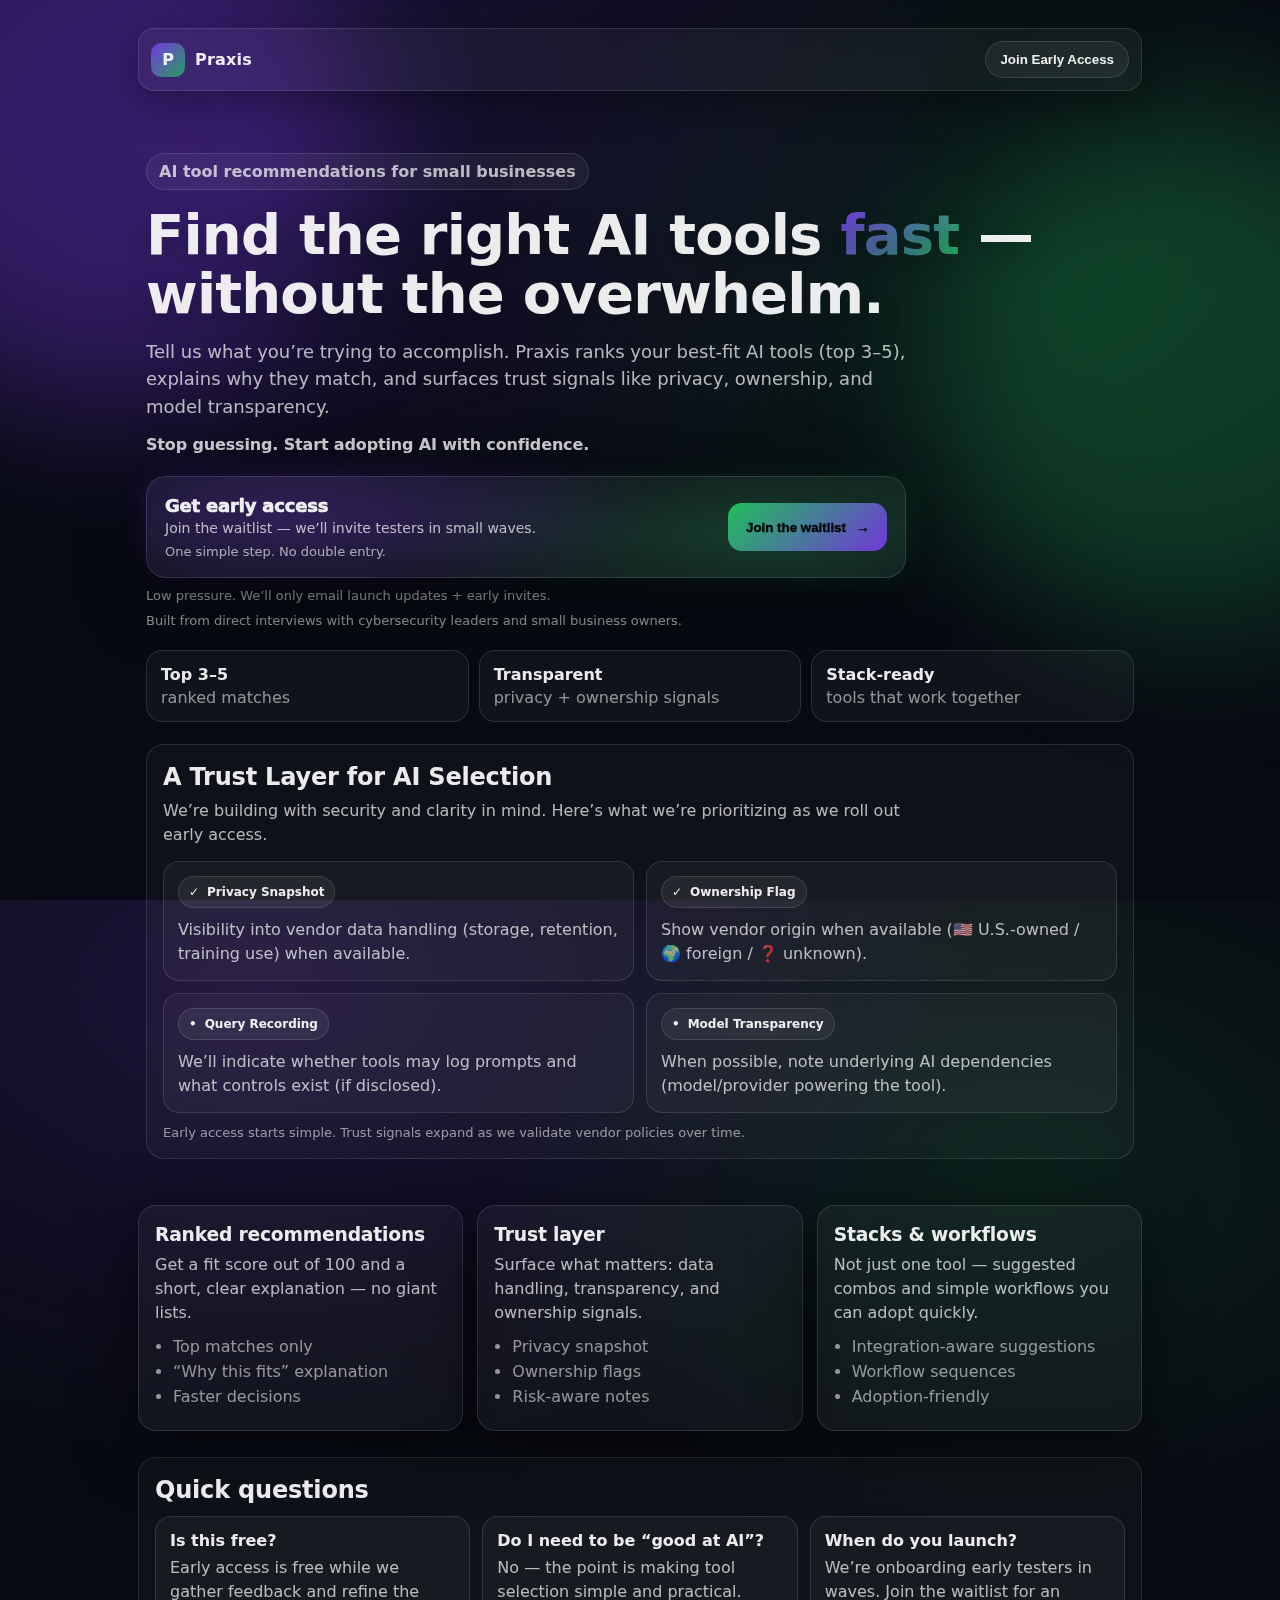
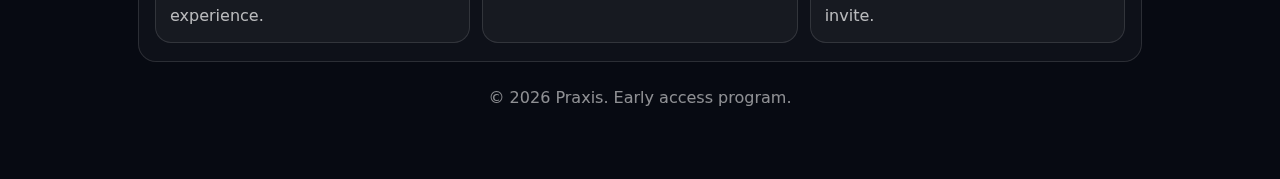
<file: index.html>
<!DOCTYPE html>
<html lang="en">
<head>
  <meta charset="UTF-8" />
  <meta name="viewport" content="width=device-width, initial-scale=1.0"/>
  <title>Praxis — Early Access</title>
  <link rel="stylesheet" href="styles.css" />
</head>
<body>

  <!-- Background accents -->
  <div class="bg-orb orb-1"></div>
  <div class="bg-orb orb-2"></div>

  <main class="wrap">

    <!-- Top bar -->
    <header class="topbar">
      <div class="brand">
        <div class="logo">P</div>
        <span class="brand-name">Praxis</span>
      </div>
      <button class="pill" id="openBeehiivTop">Join Early Access</button>
    </header>

    <!-- Hero -->
    <section class="hero">
      <p class="kicker">AI tool recommendations for small businesses</p>

      <h1>
        Find the right AI tools <span class="accent">fast</span> — without the overwhelm.
      </h1>

      <p class="subhead">
        Tell us what you’re trying to accomplish. Praxis ranks your best-fit AI tools (top 3–5),
        explains why they match, and surfaces trust signals like privacy, ownership, and model transparency.
      </p>

      <p class="aspiration">
        Stop guessing. Start adopting AI with confidence.
      </p>

      <!-- CTA -->
      <div class="cta-row" id="early-access">
        <div class="cta-glow">
          <div class="form native-cta">
            <div class="native-cta-left">
              <span class="native-label">Get early access</span>
              <span class="native-sub">Join the waitlist — we’ll invite testers in small waves.</span>
              <span class="native-note">One simple step. No double entry.</span>
            </div>

            <button class="native-button" id="openBeehiivMain">
              Join the waitlist <span class="arrow">→</span>
            </button>
          </div>
        </div>

        <p class="fineprint">
          Low pressure. We’ll only email launch updates + early invites.
        </p>

        <p class="micro-proof">
          Built from direct interviews with cybersecurity leaders and small business owners.
        </p>
      </div>

      <!-- Proof pills -->
      <div class="proof">
        <div class="proof-item">
          <span class="proof-num">Top 3–5</span>
          <span class="proof-label">ranked matches</span>
        </div>
        <div class="proof-item">
          <span class="proof-num">Transparent</span>
          <span class="proof-label">privacy + ownership signals</span>
        </div>
        <div class="proof-item">
          <span class="proof-num">Stack-ready</span>
          <span class="proof-label">tools that work together</span>
        </div>
      </div>

      <!-- Trust Panel -->
      <section class="trust">
        <h2>A Trust Layer for AI Selection</h2>
        <p class="trust-sub">
          We’re building with security and clarity in mind. Here’s what we’re prioritizing as we roll out early access.
        </p>

        <div class="trust-grid">
          <div class="trust-item">
            <div class="trust-badge ok">Privacy Snapshot</div>
            <p>Visibility into vendor data handling (storage, retention, training use) when available.</p>
          </div>

          <div class="trust-item">
            <div class="trust-badge ok">Ownership Flag</div>
            <p>Show vendor origin when available (🇺🇸 U.S.-owned / 🌍 foreign / ❓ unknown).</p>
          </div>

          <div class="trust-item">
            <div class="trust-badge warn">Query Recording</div>
            <p>We’ll indicate whether tools may log prompts and what controls exist (if disclosed).</p>
          </div>

          <div class="trust-item">
            <div class="trust-badge warn">Model Transparency</div>
            <p>When possible, note underlying AI dependencies (model/provider powering the tool).</p>
          </div>
        </div>

        <p class="trust-foot">
          Early access starts simple. Trust signals expand as we validate vendor policies over time.
        </p>
      </section>

    </section>

    <!-- Feature Cards -->
    <section class="grid">
      <article class="card">
        <h3>Ranked recommendations</h3>
        <p>Get a fit score out of 100 and a short, clear explanation — no giant lists.</p>
        <ul>
          <li>Top matches only</li>
          <li>“Why this fits” explanation</li>
          <li>Faster decisions</li>
        </ul>
      </article>

      <article class="card">
        <h3>Trust layer</h3>
        <p>Surface what matters: data handling, transparency, and ownership signals.</p>
        <ul>
          <li>Privacy snapshot</li>
          <li>Ownership flags</li>
          <li>Risk-aware notes</li>
        </ul>
      </article>

      <article class="card">
        <h3>Stacks & workflows</h3>
        <p>Not just one tool — suggested combos and simple workflows you can adopt quickly.</p>
        <ul>
          <li>Integration-aware suggestions</li>
          <li>Workflow sequences</li>
          <li>Adoption-friendly</li>
        </ul>
      </article>
    </section>

    <!-- FAQ -->
    <section class="faq">
      <h2>Quick questions</h2>
      <div class="faq-grid">
        <div class="faq-item">
          <h4>Is this free?</h4>
          <p>Early access is free while we gather feedback and refine the experience.</p>
        </div>
        <div class="faq-item">
          <h4>Do I need to be “good at AI”?</h4>
          <p>No — the point is making tool selection simple and practical.</p>
        </div>
        <div class="faq-item">
          <h4>When do you launch?</h4>
          <p>We’re onboarding early testers in waves. Join the waitlist for an invite.</p>
        </div>
      </div>
    </section>

    <footer class="footer">
      <p>© <span id="year"></span> Praxis. Early access program.</p>
    </footer>

  </main>

  <!-- MODAL: Beehiiv only email field -->
  <div class="modal" id="beehiivModal" aria-hidden="true">
    <div class="modal-backdrop" id="closeBeehiivBackdrop"></div>

    <div class="modal-card" role="dialog" aria-modal="true" aria-labelledby="modalTitle">
      <div class="modal-top">
        <div>
          <div class="modal-title" id="modalTitle">Join the waitlist</div>
          <div class="modal-sub">One step — enter your email below.</div>
        </div>
        <button class="modal-x" id="closeBeehiivX" aria-label="Close">✕</button>
      </div>

      <div class="modal-body">
        <!-- Added wrapper to prevent mobile crop + enforce responsive width -->
        <div class="beehiiv-wrap">
          <script async src="https://subscribe-forms.beehiiv.com/embed.js"></script>
          <iframe
            src="https://subscribe-forms.beehiiv.com/026759bf-f459-470f-9e52-20edba854003"
            class="beehiiv-embed"
            frameborder="0"
            scrolling="no"
            title="Praxis Early Access"
          ></iframe>
        </div>

        <p class="submission-note">
          After subscribing, you may be redirected automatically (or you can close this window).
        </p>

        <div class="modal-foot">
          <a class="pill" href="thanks.html">Already subscribed? Continue →</a>
        </div>
      </div>
    </div>
  </div>

  <script>
    document.getElementById("year").textContent = new Date().getFullYear();

    const modal = document.getElementById("beehiivModal");
    const openMain = document.getElementById("openBeehiivMain");
    const openTop = document.getElementById("openBeehiivTop");
    const closeX = document.getElementById("closeBeehiivX");
    const closeBackdrop = document.getElementById("closeBeehiivBackdrop");

    function openModal(){
      modal.classList.add("is-open");
      modal.setAttribute("aria-hidden", "false");
      document.body.classList.add("no-scroll");
    }
    function closeModal(){
      modal.classList.remove("is-open");
      modal.setAttribute("aria-hidden", "true");
      document.body.classList.remove("no-scroll");
    }

    openMain.addEventListener("click", openModal);
    openTop.addEventListener("click", openModal);
    closeX.addEventListener("click", closeModal);
    closeBackdrop.addEventListener("click", closeModal);

    document.addEventListener("keydown", (e) => {
      if(e.key === "Escape" && modal.classList.contains("is-open")) closeModal();
    });
  </script>

</body>
</html>
</file>
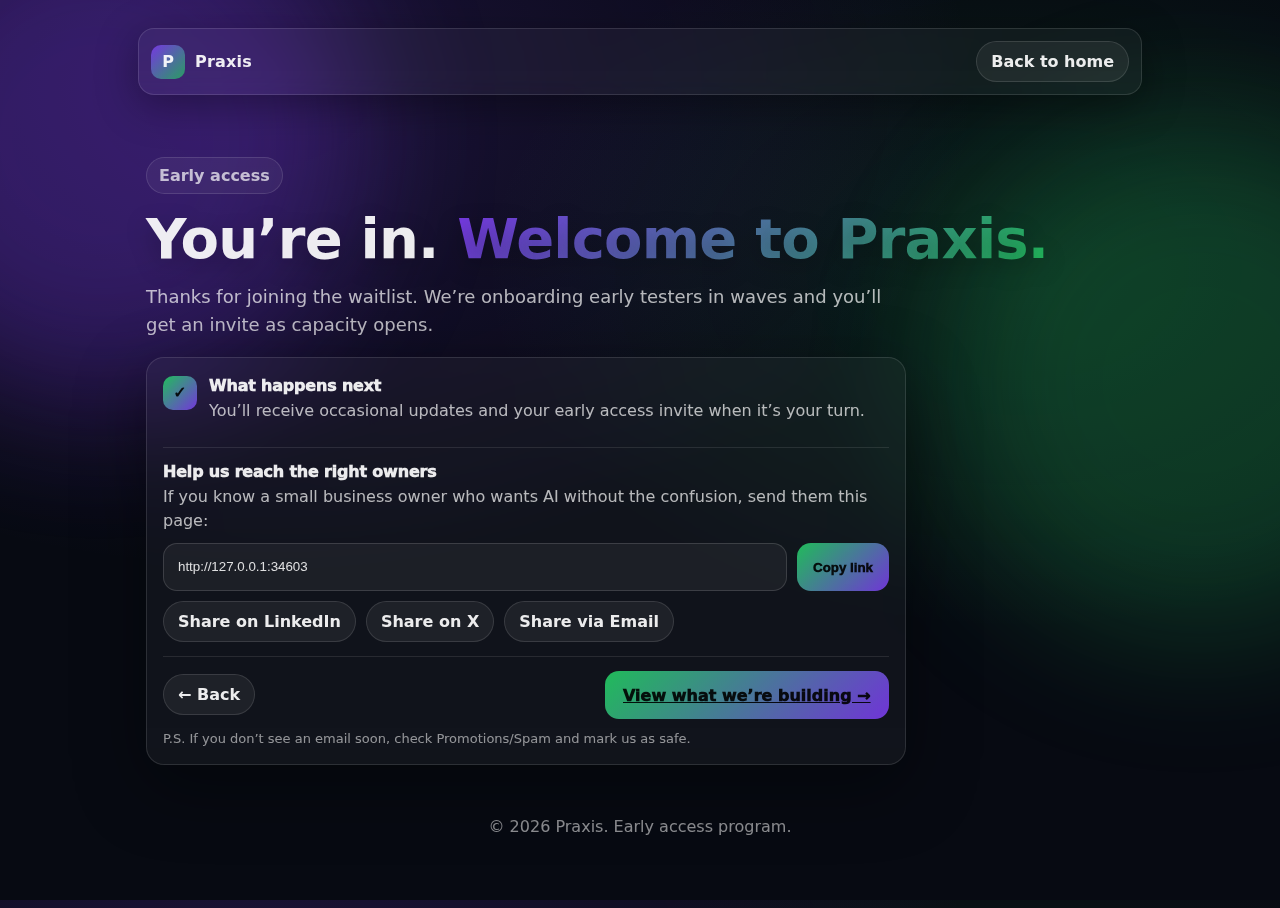
<file: thanks.html>
<!DOCTYPE html>
<html lang="en">
<head>
  <meta charset="UTF-8" />
  <meta name="viewport" content="width=device-width, initial-scale=1.0"/>
  <title>Praxis — You’re on the list</title>
  <link rel="stylesheet" href="styles.css" />
</head>
<body>

  <!-- Background accents -->
  <div class="bg-orb orb-1"></div>
  <div class="bg-orb orb-2"></div>

  <main class="wrap">

    <!-- Top bar -->
    <header class="topbar">
      <a class="brand link-reset" href="index.html">
        <div class="logo">P</div>
        <span class="brand-name">Praxis</span>
      </a>
      <a class="pill" href="index.html#early-access">Back to home</a>
    </header>

    <section class="hero thanks-hero">
      <p class="kicker">Early access</p>

      <h1>
        You’re in. <span class="accent">Welcome to Praxis.</span>
      </h1>

      <p class="subhead">
        Thanks for joining the waitlist. We’re onboarding early testers in waves and you’ll get an invite as capacity opens.
      </p>

      <div class="thanks-card">
        <div class="thanks-row">
          <div class="thanks-icon">✓</div>
          <div>
            <div class="thanks-title">What happens next</div>
            <div class="thanks-text">
              You’ll receive occasional updates and your early access invite when it’s your turn.
            </div>
          </div>
        </div>

        <div class="thanks-divider"></div>

        <div class="thanks-title">Help us reach the right owners</div>
        <p class="thanks-text">
          If you know a small business owner who wants AI without the confusion, send them this page:
        </p>

        <div class="share-row">
          <input id="shareLink" class="share-input" readonly />
          <button class="native-button share-btn" id="copyBtn">Copy link</button>
        </div>

        <div class="share-buttons">
          <a class="pill" id="shareLinkedIn" target="_blank" rel="noopener">Share on LinkedIn</a>
          <a class="pill" id="shareX" target="_blank" rel="noopener">Share on X</a>
          <a class="pill" id="shareEmail" target="_blank" rel="noopener">Share via Email</a>
        </div>

        <div class="thanks-divider"></div>

        <div class="thanks-actions">
          <a class="pill" href="index.html">← Back</a>
          <a class="native-button" href="index.html#early-access">View what we’re building →</a>
        </div>

        <p class="fineprint" style="margin-top: 12px;">
          P.S. If you don’t see an email soon, check Promotions/Spam and mark us as safe.
        </p>
      </div>
    </section>

    <footer class="footer">
      <p>© <span id="year"></span> Praxis. Early access program.</p>
    </footer>

  </main>

  <script>
    document.getElementById("year").textContent = new Date().getFullYear();

    // Use current origin if hosted, fallback to local file path
    const homeUrl = window.location.origin && window.location.origin !== "null"
      ? window.location.origin + "/"
      : "index.html";

    const shareUrl = (window.location.origin && window.location.origin !== "null")
      ? window.location.origin
      : window.location.href.replace("thanks.html", "index.html");

    const shareText = "Praxis helps small businesses pick the right AI tools (fast) — with privacy + ownership trust signals.";

    const input = document.getElementById("shareLink");
    input.value = shareUrl;

    document.getElementById("copyBtn").addEventListener("click", async () => {
      try{
        await navigator.clipboard.writeText(shareUrl);
        const btn = document.getElementById("copyBtn");
        const old = btn.textContent;
        btn.textContent = "Copied ✓";
        setTimeout(() => btn.textContent = old, 1200);
      }catch(e){
        // fallback
        input.select();
        document.execCommand("copy");
      }
    });

    // LinkedIn share
    document.getElementById("shareLinkedIn").href =
      "https://www.linkedin.com/sharing/share-offsite/?url=" + encodeURIComponent(shareUrl);

    // X (Twitter) share
    document.getElementById("shareX").href =
      "https://twitter.com/intent/tweet?text=" + encodeURIComponent(shareText) +
      "&url=" + encodeURIComponent(shareUrl);

    // Email share
    document.getElementById("shareEmail").href =
      "mailto:?subject=" + encodeURIComponent("Quick AI tool shortcut for small businesses") +
      "&body=" + encodeURIComponent(shareText + "\n\n" + shareUrl);
  </script>

</body>
</html>
</file>
<file: styles.css>
:root{
  --bg: #070a12;
  --border: rgba(255,255,255,0.12);
  --text: rgba(255,255,255,0.92);
  --muted: rgba(255,255,255,0.70);
  --muted2: rgba(255,255,255,0.55);
}

*{ box-sizing: border-box; }
html, body { height: 100%; }

body{
  margin:0;
  font-family: ui-sans-serif, system-ui, -apple-system, Segoe UI, Roboto, Arial, sans-serif;
  background:
    radial-gradient(1200px 800px at 20% 10%, rgba(124,58,237,0.18), transparent 60%),
    radial-gradient(900px 600px at 80% 30%, rgba(34,197,94,0.12), transparent 60%),
    var(--bg);
  color: var(--text);
  overflow-x:hidden;
}

.no-scroll{ overflow: hidden; }

/* Background orbs */
.bg-orb{
  position: fixed;
  width: 520px;
  height: 520px;
  border-radius: 50%;
  filter: blur(70px);
  opacity: 0.55;
  pointer-events: none;
  z-index: 0;
}
.orb-1{ left: -160px; top: -120px; background: rgba(124,58,237,0.55); }
.orb-2{ right: -180px; top: 120px; background: rgba(34,197,94,0.40); }

/* Layout */
.wrap{
  position: relative;
  z-index: 1;
  max-width: 1040px;
  margin: 0 auto;
  padding: 28px 18px 56px;
}

/* Top bar */
.topbar{
  display:flex;
  align-items:center;
  justify-content:space-between;
  gap: 12px;
  padding: 12px;
  border: 1px solid var(--border);
  background: rgba(255,255,255,0.04);
  border-radius: 16px;
  box-shadow: 0 10px 40px rgba(0,0,0,0.35);
  backdrop-filter: blur(10px);
}

.brand{ display:flex; align-items:center; gap: 10px; }
.logo{
  width: 34px; height: 34px;
  border-radius: 10px;
  display:flex; align-items:center; justify-content:center;
  background: linear-gradient(135deg, rgba(124,58,237,0.90), rgba(34,197,94,0.75));
  font-weight: 900;
}
.brand-name{ font-weight: 800; letter-spacing: 0.2px; }

.pill{
  display:inline-flex;
  align-items:center;
  padding: 10px 14px;
  border-radius: 999px;
  border: 1px solid var(--border);
  background: rgba(255,255,255,0.06);
  color: var(--text);
  text-decoration:none;
  font-weight: 700;
  cursor: pointer;
  transition: transform 160ms ease, background 160ms ease;
}
.pill:hover{ transform: translateY(-1px); background: rgba(255,255,255,0.085); }

/* Hero */
.hero{ padding: 44px 8px 26px; }
.kicker{
  display:inline-block;
  padding: 8px 12px;
  border-radius: 999px;
  border: 1px solid var(--border);
  background: rgba(255,255,255,0.05);
  color: var(--muted);
  font-weight: 700;
  margin: 18px 0 16px;
}

h1{
  font-size: clamp(34px, 4.5vw, 56px);
  line-height: 1.05;
  margin: 0 0 14px;
  letter-spacing: -0.8px;
  text-shadow: 0 8px 24px rgba(0,0,0,0.25);
}
.accent{
  background: linear-gradient(135deg, rgba(124,58,237,0.95), rgba(34,197,94,0.90));
  -webkit-background-clip: text;
  background-clip:text;
  color: transparent;
}

.subhead{
  max-width: 760px;
  font-size: 18px;
  color: var(--muted);
  line-height: 1.55;
  margin: 0 0 14px;
}

.aspiration{
  max-width: 760px;
  margin: 0 0 22px;
  color: rgba(255,255,255,0.78);
  font-weight: 750;
  letter-spacing: -0.15px;
}

/* CTA */
.cta-row{
  max-width: 760px;
  display:flex;
  flex-direction: column;
  gap: 10px;
  margin-bottom: 22px;
}

.cta-glow{ position: relative; border-radius: 22px; }
.cta-glow::before{
  content:"";
  position:absolute;
  inset: -2px;
  border-radius: 26px;
  background:
    radial-gradient(600px 140px at 20% 40%, rgba(124,58,237,0.35), transparent 60%),
    radial-gradient(600px 140px at 80% 60%, rgba(34,197,94,0.28), transparent 60%);
  filter: blur(14px);
  opacity: 0.9;
  z-index: -1;
  animation: glowPulse 4.2s ease-in-out infinite;
}
@keyframes glowPulse{
  0%{ opacity: 0.65; transform: translateY(0); }
  50%{ opacity: 0.98; transform: translateY(-2px); }
  100%{ opacity: 0.65; transform: translateY(0); }
}

.form{
  padding: 18px;
  border-radius: 20px;
  border: 1px solid var(--border);
  background: rgba(255,255,255,0.04);
  backdrop-filter: blur(16px);
  box-shadow: 0 22px 70px rgba(0,0,0,0.40);
}

.native-cta{
  display:flex;
  align-items:center;
  justify-content:space-between;
  gap: 18px;
}

.native-cta-left{ display:flex; flex-direction: column; gap: 4px; }
.native-label{ font-weight: 950; font-size: 18px; letter-spacing: -0.2px; }
.native-sub{ color: var(--muted); font-size: 14px; }
.native-note{ margin-top: 4px; color: rgba(255,255,255,0.62); font-size: 13px; }

.native-button{
  display:inline-flex;
  align-items:center;
  justify-content:center;
  gap: 10px;
  height: 48px;
  padding: 0 18px;
  border-radius: 14px;
  border: 0;
  cursor: pointer;
  font-weight: 950;
  color: rgba(0,0,0,0.90);
  background: linear-gradient(135deg, rgba(34,197,94,0.95), rgba(124,58,237,0.90));
  transition: transform 160ms ease, box-shadow 160ms ease, filter 160ms ease;
  will-change: transform;
  white-space: nowrap;
}
.native-button .arrow{ display:inline-block; transition: transform 160ms ease; }
.native-button:hover{
  transform: translateY(-2px) scale(1.01);
  box-shadow: 0 14px 34px rgba(124,58,237,0.35);
  filter: brightness(1.05);
}
.native-button:hover .arrow{ transform: translateX(3px); }
.native-button:active{ transform: translateY(0) scale(0.995); }

.fineprint{ color: var(--muted2); margin: 0; font-size: 13px; }

.micro-proof{
  margin: 0;
  font-size: 13px;
  color: rgba(255,255,255,0.55);
}

/* Proof */
.proof{ display:flex; flex-wrap: wrap; gap: 10px; margin-top: 18px; }
.proof-item{
  flex: 1 1 220px;
  padding: 14px 14px;
  border-radius: 16px;
  border: 1px solid var(--border);
  background: rgba(255,255,255,0.04);
  transition: transform 160ms ease, background 160ms ease, border-color 160ms ease;
}
.proof-item:hover{ transform: translateY(-2px); background: rgba(255,255,255,0.055); border-color: rgba(255,255,255,0.18); }
.proof-num{ display:block; font-weight: 900; }
.proof-label{ display:block; color: var(--muted2); margin-top: 4px; }

/* Trust */
.trust{
  margin-top: 22px;
  padding: 18px 16px;
  border-radius: 18px;
  border: 1px solid var(--border);
  background: rgba(255,255,255,0.03);
}
.trust h2{ margin: 0 0 8px; letter-spacing: -0.2px; }
.trust-sub{ margin: 0 0 14px; color: var(--muted); line-height: 1.5; max-width: 760px; }
.trust-grid{ display:grid; grid-template-columns: repeat(2, minmax(0, 1fr)); gap: 12px; }
.trust-item{
  padding: 14px 14px;
  border-radius: 16px;
  border: 1px solid var(--border);
  background: rgba(255,255,255,0.04);
  transition: transform 160ms ease, background 160ms ease, border-color 160ms ease;
}
.trust-item:hover{ transform: translateY(-2px); background: rgba(255,255,255,0.055); border-color: rgba(255,255,255,0.18); }
.trust-item p{ margin: 10px 0 0; color: var(--muted); line-height: 1.5; }

.trust-badge{
  display:inline-flex; align-items:center; gap: 8px;
  padding: 8px 10px; border-radius: 999px;
  font-weight: 900; font-size: 12px;
  border: 1px solid var(--border);
  background: rgba(255,255,255,0.06);
}
.trust-badge.ok::before{ content:"✓"; }
.trust-badge.warn::before{ content:"•"; }
.trust-foot{ margin: 12px 0 0; color: var(--muted2); font-size: 13px; }

/* Feature grid */
.grid{ display:grid; grid-template-columns: repeat(3, minmax(0, 1fr)); gap: 14px; margin-top: 20px; }
.card{
  padding: 18px 16px;
  border-radius: 18px;
  border: 1px solid var(--border);
  background: rgba(255,255,255,0.04);
  box-shadow: 0 16px 60px rgba(0,0,0,0.55);
  transition: transform 160ms ease, border-color 160ms ease, background 160ms ease;
}
.card:hover{ transform: translateY(-3px); border-color: rgba(255,255,255,0.18); background: rgba(255,255,255,0.055); }
.card h3{ margin: 0 0 8px; letter-spacing: -0.2px; }
.card p{ margin: 0 0 12px; color: var(--muted); line-height: 1.5; }
.card ul{ margin: 0; padding-left: 18px; color: var(--muted2); }
.card li{ margin: 6px 0; }

/* FAQ */
.faq{
  margin-top: 26px;
  padding: 18px 16px;
  border-radius: 18px;
  border: 1px solid var(--border);
  background: rgba(255,255,255,0.03);
}
.faq h2{ margin: 0 0 12px; letter-spacing: -0.2px; }
.faq-grid{ display:grid; grid-template-columns: repeat(3, minmax(0, 1fr)); gap: 12px; }
.faq-item{
  padding: 14px 14px;
  border-radius: 16px;
  border: 1px solid var(--border);
  background: rgba(255,255,255,0.04);
  transition: transform 160ms ease, background 160ms ease, border-color 160ms ease;
}
.faq-item:hover{ transform: translateY(-2px); background: rgba(255,255,255,0.055); border-color: rgba(255,255,255,0.18); }
.faq-item h4{ margin:0 0 6px; }
.faq-item p{ margin:0; color: var(--muted); line-height: 1.5; }

/* Footer */
.footer{ margin-top: 26px; color: var(--muted2); text-align:center; }

/* Modal */
.modal{
  position: fixed;
  inset: 0;
  display: none;
  z-index: 50;
}
.modal.is-open{ display: block; }

.modal-backdrop{
  position: absolute;
  inset: 0;
  background: rgba(0,0,0,0.62);
  backdrop-filter: blur(6px);
}

.modal-card{
  position: relative;
  width: min(720px, calc(100% - 28px));
  margin: 10vh auto 0;
  border-radius: 18px;
  border: 1px solid rgba(255,255,255,0.14);
  background: rgba(10,12,20,0.78);
  box-shadow: 0 30px 120px rgba(0,0,0,0.65);
  overflow: hidden;

  display: flex;
  flex-direction: column;
  max-height: 82vh;
}

.modal-top{
  display:flex;
  justify-content: space-between;
  align-items: flex-start;
  gap: 12px;
  padding: 16px 16px 10px;
  border-bottom: 1px solid rgba(255,255,255,0.10);
}

.modal-title{
  font-weight: 950;
  letter-spacing: -0.2px;
  font-size: 18px;
}

.modal-sub{
  margin-top: 4px;
  color: rgba(255,255,255,0.68);
  font-size: 13px;
}

.modal-x{
  background: rgba(255,255,255,0.06);
  border: 1px solid rgba(255,255,255,0.14);
  color: rgba(255,255,255,0.86);
  border-radius: 12px;
  width: 38px;
  height: 38px;
  cursor: pointer;
}

.modal-body{
  padding: 14px 16px 16px;

  flex: 1;
  overflow: auto;
  -webkit-overflow-scrolling: touch;
}

/* Beehiiv embed inside modal (responsive + no mobile crop) */
.beehiiv-wrap{
  width: 100%;
  max-width: 560px;
  margin: 0 auto;
  padding: 12px;
  border-radius: 16px;
  overflow: hidden;
  background: rgba(255,255,255,0.04);
  border: 1px solid rgba(255,255,255,0.12);
}

.beehiiv-embed{
  display: block;
  width: 100% !important;
  max-width: 100% !important;
  height: 350px !important;
  min-height: 350px !important;
  border: 0 !important;
  border-radius: 14px !important;
  background: transparent !important;
  box-shadow: none !important;
}

.submission-note{
  margin-top: 10px;
  font-size: 13px;
  color: rgba(255,255,255,0.6);
}

.modal-foot{
  margin-top: 12px;
  display:flex;
  justify-content: flex-end;
}

/* Responsive */
@media (max-width: 860px){
  .grid{ grid-template-columns: 1fr; }
  .faq-grid{ grid-template-columns: 1fr; }
  .trust-grid{ grid-template-columns: 1fr; }
}

@media (max-width: 600px){
  .native-cta{ flex-direction: column; align-items: stretch; }
  .native-button{ width: 100%; }
  .modal-card{ margin-top: 8vh; }

  .beehiiv-wrap{ 
    max-width: 100%;
    padding: 10px;
    border-radius: 14px;
    overflow: hidden;
}
  .beehiiv-embed{ 
    display: block;
    width: 100% !important;
    max-width: 100% !important;
    height: 350px !important;
    min-height: 350px !important;
    transform: none !important;
}
}

/* THANK YOU PAGE */
.link-reset{
  color: inherit;
  text-decoration: none;
}

.thanks-hero{
  padding-top: 44px;
}

.thanks-card{
  max-width: 760px;
  margin-top: 18px;
  padding: 18px 16px;
  border-radius: 18px;
  border: 1px solid var(--border);
  background: rgba(255,255,255,0.04);
  box-shadow: 0 22px 70px rgba(0,0,0,0.40);
  backdrop-filter: blur(16px);
}

.thanks-row{
  display:flex;
  gap: 12px;
  align-items:flex-start;
}

.thanks-icon{
  width: 34px;
  height: 34px;
  border-radius: 10px;
  display:flex;
  align-items:center;
  justify-content:center;
  font-weight: 950;
  color: rgba(0,0,0,0.90);
  background: linear-gradient(135deg, rgba(34,197,94,0.95), rgba(124,58,237,0.90));
}

.thanks-title{
  font-weight: 950;
  letter-spacing: -0.2px;
  margin-bottom: 4px;
}

.thanks-text{
  color: var(--muted);
  line-height: 1.5;
  margin: 0 0 10px;
}

.thanks-divider{
  height: 1px;
  background: rgba(255,255,255,0.10);
  margin: 14px 0;
}

.share-row{
  display:flex;
  gap: 10px;
  align-items:center;
  margin-top: 10px;
}

.share-input{
  flex: 1;
  height: 48px;
  padding: 0 14px;
  border-radius: 14px;
  border: 1px solid rgba(255,255,255,0.14);
  background: rgba(255,255,255,0.05);
  color: rgba(255,255,255,0.86);
  outline: none;
}

.share-btn{
  height: 48px;
  padding: 0 16px;
}

.share-buttons{
  display:flex;
  gap: 10px;
  flex-wrap: wrap;
  margin-top: 10px;
}

.thanks-actions{
  display:flex;
  gap: 10px;
  justify-content: space-between;
  align-items:center;
  flex-wrap: wrap;
}

@media (max-width: 600px){
  .share-row{
    flex-direction: column;
    align-items: stretch;
  }
  .share-btn{
    width: 100%;
  }
  .thanks-actions a{
    width: 100%;
    justify-content: center;
    text-align: center;
  }
}
</file>
